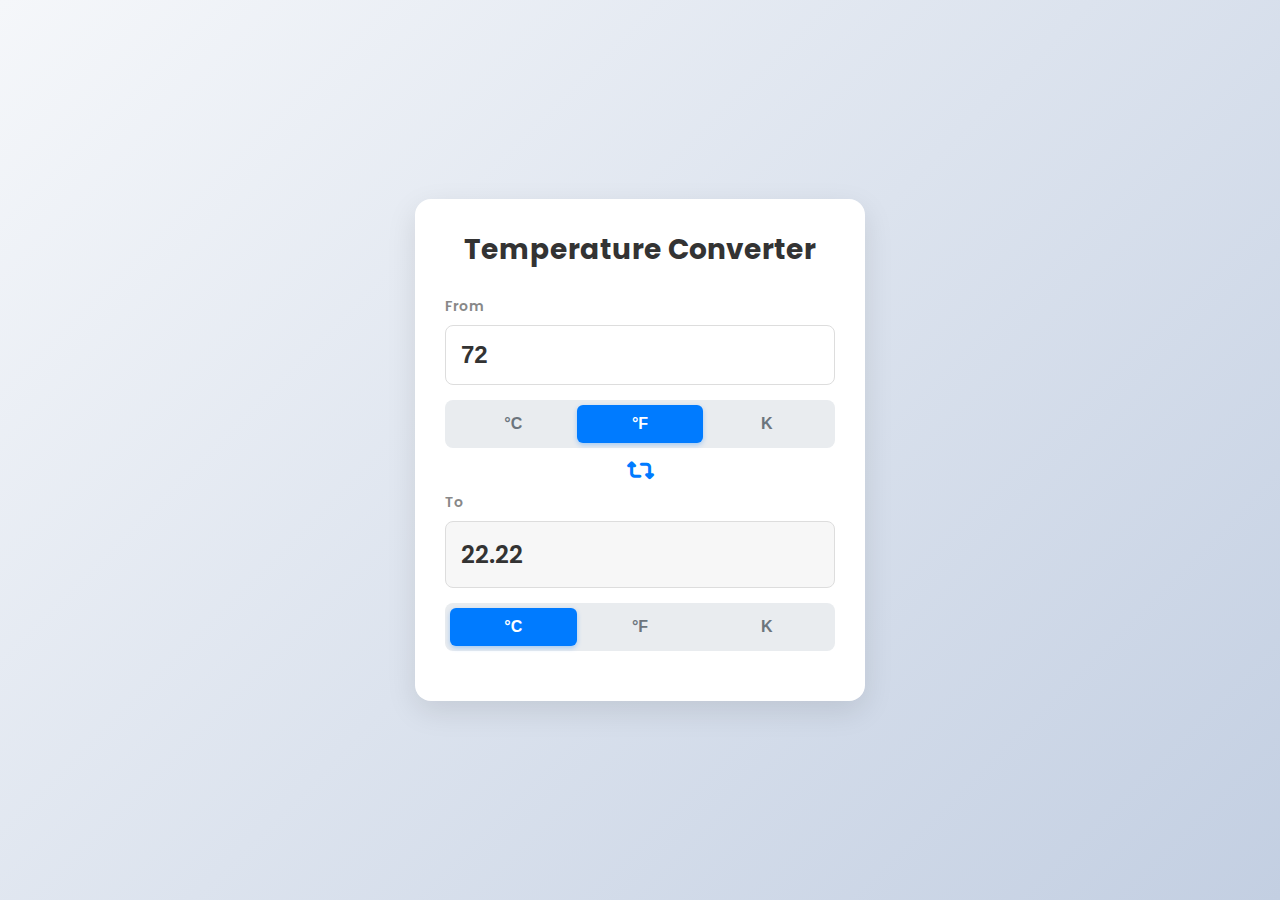
<file: Level1/Task3/index.html>
<!DOCTYPE html>
<html lang="en">

<head>
    <meta charset="UTF-8">
    <meta name="viewport" content="width=device-width, initial-scale=1.0">
    <title>Temperature Converter</title>

    <link rel="preconnect" href="https://fonts.googleapis.com">
    <link rel="preconnect" href="https://fonts.gstatic.com" crossorigin>
    <link href="https://fonts.googleapis.com/css2?family=Poppins:wght@400;600;700&display=swap" rel="stylesheet">

    <link rel="stylesheet" href="https://cdnjs.cloudflare.com/ajax/libs/font-awesome/6.5.1/css/all.min.css">

    <link rel="stylesheet" href="styles.css">
</head>

<body>

    <div class="converter-wrapper">
        <h1>Temperature Converter</h1>

        <div class="converter-body">
            <div class="converter-group">
                <label for="fromValue">From</label>
                <input type="number" id="fromValue" class="value-input" value="72" placeholder="Enter temp">
                <div class="unit-selector" id="fromUnits">
                    <button class="unit-btn" data-unit="celsius">°C</button>
                    <button class="unit-btn active" data-unit="fahrenheit">°F</button>
                    <button class="unit-btn" data-unit="kelvin">K</button>
                </div>
            </div>

            <div class="swap-icon" id="swapBtn">
                <i class="fas fa-retweet"></i>
            </div>

            <div class="converter-group">
                <label for="toValue">To</label>
                <div id="toValue" class="value-input result-box">--</div>
                <div class="unit-selector" id="toUnits">
                    <button class="unit-btn active" data-unit="celsius">°C</button>
                    <button class="unit-btn" data-unit="fahrenheit">°F</button>
                    <button class="unit-btn" data-unit="kelvin">K</button>
                </div>
            </div>
        </div>
    </div>

    <script src="script.js"></script>

</body>

</html>
</file>
<file: Level1/Task3/styles.css>
/* --- Google Font Import --- */
@import url("https://fonts.googleapis.com/css2?family=Poppins:wght@400;600;700&display=swap");

/* --- General Resets & Body Styling --- */
* {
  margin: 0;
  padding: 0;
  box-sizing: border-box;
}

body {
  font-family: "Poppins", sans-serif;
  display: flex;
  justify-content: center;
  align-items: center;
  min-height: 100vh;
  background: linear-gradient(135deg, #f5f7fa 0%, #c3cfe2 100%);
  padding: 20px;
}

/* --- Main Converter Wrapper --- */
.converter-wrapper {
  width: 100%;
  max-width: 450px;
  background-color: #ffffff;
  padding: 30px;
  border-radius: 16px;
  box-shadow: 0 10px 30px rgba(0, 0, 0, 0.1);
}

h1 {
  text-align: center;
  color: #333;
  margin-bottom: 25px;
  font-size: 28px;
  font-weight: 700;
}

/* --- Input/Output Groups --- */
.converter-group {
  margin-bottom: 20px;
}

.converter-group label {
  display: block;
  font-size: 14px;
  color: #888;
  margin-bottom: 8px;
  font-weight: 600;
}

.value-input {
  width: 100%;
  padding: 15px;
  border: 1px solid #ddd;
  border-radius: 8px;
  font-size: 24px;
  font-weight: 600;
  color: #333;
  outline: none;
  transition: border-color 0.3s ease;
}

.value-input:focus {
  border-color: #007bff;
}

/* For browsers that support hiding number input arrows */
input[type="number"]::-webkit-outer-spin-button,
input[type="number"]::-webkit-inner-spin-button {
  -webkit-appearance: none;
  margin: 0;
}
input[type="number"] {
  -moz-appearance: textfield;
}

.result-box {
  background-color: #f7f7f7;
  min-height: 62px; /* Match input height */
  display: flex;
  align-items: center;
}

/* --- Unit Selector Buttons --- */
.unit-selector {
  display: flex;
  justify-content: space-between;
  margin-top: 15px;
  background-color: #e9ecef;
  border-radius: 8px;
  padding: 5px;
}

.unit-btn {
  flex: 1;
  padding: 10px;
  font-size: 16px;
  font-weight: 600;
  border: none;
  background-color: transparent;
  color: #6c757d;
  border-radius: 6px;
  cursor: pointer;
  transition: background-color 0.3s ease, color 0.3s ease;
}

.unit-btn.active {
  background-color: #007bff;
  color: #ffffff;
  box-shadow: 0 2px 5px rgba(0, 123, 255, 0.3);
}

/* --- Swap Icon --- */
.swap-icon {
  display: flex;
  justify-content: center;
  align-items: center;
  margin: -10px 0 10px;
}

.swap-icon i {
  font-size: 24px;
  color: #007bff;
  cursor: pointer;
  transition: transform 0.3s ease;
}

.swap-icon i:hover {
  transform: rotate(180deg);
}
</file>
